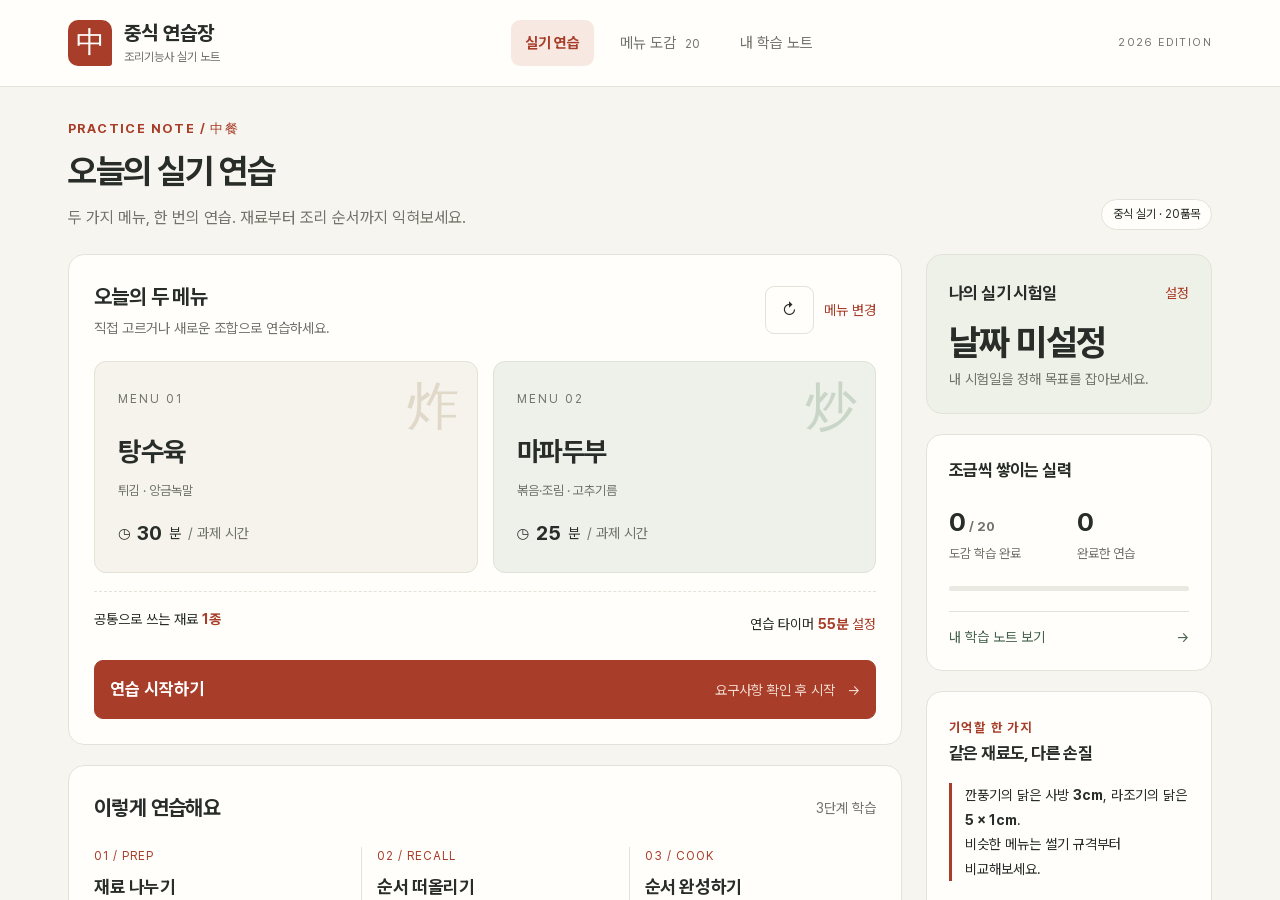
<file: index.html>
<!doctype html>
<html lang="ko">
<head>
  <meta charset="utf-8">
  <meta name="viewport" content="width=device-width, initial-scale=1">
  <meta http-equiv="refresh" content="0; url=./jungsik-study/">
  <title>중식 연습장으로 이동</title>
</head>
<body>
  <p><a href="./jungsik-study/">중식 연습장 열기</a></p>
</body>
</html>
</file>
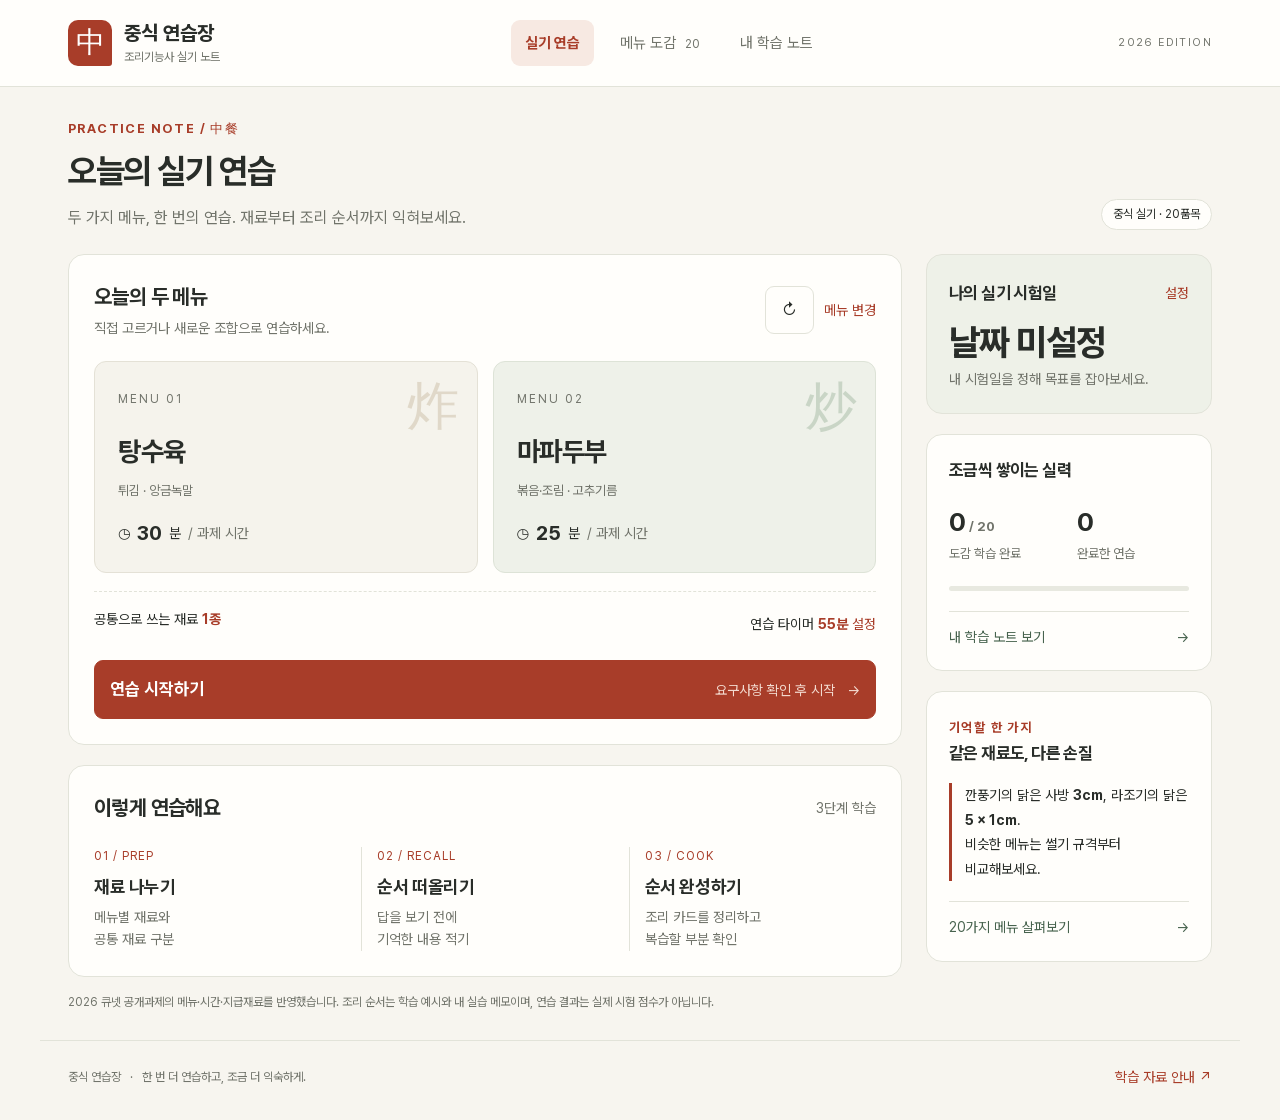
<file: jungsik-study/index.html>
<!doctype html>
<html lang="ko">
<head>
  <meta charset="utf-8">
  <meta name="viewport" content="width=device-width, initial-scale=1">
  <meta name="theme-color" content="#a83d29">
  <meta name="description" content="중식조리기능사 실기 20품목. 두 메뉴의 재료 분류, 조리 순서, 오답과 메모를 한곳에서 연습하세요.">
  <title>중식 연습장 · 중식조리기능사</title>
  <link rel="icon" href="data:image/svg+xml,%3Csvg xmlns='http://www.w3.org/2000/svg' viewBox='0 0 64 64'%3E%3Crect width='64' height='64' rx='15' fill='%23a83d29'/%3E%3Ctext x='32' y='45' font-size='43' text-anchor='middle' fill='white'%3E中%3C/text%3E%3C/svg%3E">
  <link rel="preload" href="fonts/PretendardVariable.woff2" as="font" type="font/woff2" crossorigin>
  <link rel="stylesheet" href="styles.css">
  <script defer src="data.js"></script>
  <script defer src="app.js"></script>
</head>
<body>
  <a class="skip" href="#main">본문으로 이동</a>
  <header class="header"><div class="header-inner">
    <a href="#practice" class="brand" aria-label="중식 연습장 홈"><span class="seal" aria-hidden="true">中</span><span>중식 연습장<small>조리기능사 실기 노트</small></span></a>
    <nav aria-label="주 메뉴"><button data-nav="practice" class="nav active">실기 연습</button><button data-nav="guide" class="nav">메뉴 도감 <span>20</span></button><button data-nav="notes" class="nav">내 학습 노트</button></nav>
    <span class="edition">2026 EDITION</span>
  </div></header>
  <main id="main" tabindex="-1"></main>
  <footer><span>중식 연습장 <span class="footer-dot">·</span> 한 번 더 연습하고, 조금 더 익숙하게.</span><button class="text-button" data-action="sources">학습 자료 안내 ↗</button></footer>
  <dialog id="dialog" aria-labelledby="dialog-title"><div id="dialog-content"></div></dialog>
  <div id="toast" role="status" aria-live="polite"></div>
  <noscript>이 연습장은 JavaScript가 필요합니다. 브라우저에서 JavaScript를 허용해 주세요.</noscript>
</body>
</html>
</file>
<file: jungsik-study/styles.css>
@font-face{font-family:"Pretendard Variable";src:url("fonts/PretendardVariable.woff2") format("woff2");font-weight:45 920;font-style:normal;font-display:swap}
:root{--bg:#f7f5ef;--paper:#fffefb;--ink:#292d29;--muted:#71746b;--line:#e2e3d9;--red:#a83d29;--red-soft:#f7e9e2;--green:#47634e;--green-soft:#edf2e9;--radius:16px;font-family:"Pretendard Variable",Pretendard,"Malgun Gothic","Apple SD Gothic Neo",system-ui,sans-serif;color:var(--ink);background:var(--bg);font-synthesis:none}
*{box-sizing:border-box}body{margin:0;font-size:16px;line-height:1.6}button,input,textarea,select{font:inherit;color:inherit}button,a,input,textarea,select{-webkit-tap-highlight-color:transparent}button,a{touch-action:manipulation}button{cursor:pointer}button:disabled{cursor:default;opacity:.45}a{color:inherit}button{border:1px solid var(--line);background:var(--paper);border-radius:9px;padding:10px 16px}button:hover:not(:disabled){border-color:#afafa0;background:#f4f3ed}button:focus-visible,a:focus-visible,input:focus-visible,textarea:focus-visible,select:focus-visible{outline:3px solid #d38b48;outline-offset:3px}h1,h2,h3,p{margin:0}h1{font-size:34px;letter-spacing:-1.4px;line-height:1.35}h2{font-size:21px;letter-spacing:-.6px}h3{font-size:18px;letter-spacing:-.4px}small,.small{font-size:14px}.muted{color:var(--muted)}.eyebrow{color:var(--red);font-size:13px;font-weight:700;letter-spacing:1.4px;margin-bottom:9px}.header{background:var(--paper);border-bottom:1px solid var(--line)}.header-inner{max-width:1200px;margin:auto;padding:20px 28px;display:flex;align-items:center;justify-content:space-between;gap:28px}.brand{display:flex;gap:12px;align-items:center;font-weight:750;font-size:20px;text-decoration:none;white-space:nowrap;line-height:1.3}.brand small{display:block;font-size:12px;font-weight:400;color:var(--muted);margin-top:4px}.seal{display:grid;place-items:center;color:#fff;background:var(--red);font-family:serif;font-size:29px;width:44px;height:46px;border-radius:10px 10px 3px 10px}.header nav{display:flex;gap:12px}.nav{background:none;border:0;color:var(--muted);font-size:15px;padding:11px 14px}.nav.active{color:var(--red);background:var(--red-soft);font-weight:700}.nav span{font-size:12px;margin-left:5px}.edition{font-size:11px;letter-spacing:1.4px;color:var(--muted)}main{max-width:1200px;margin:auto;padding:42px 28px 28px;min-height:calc(100vh - 170px)}.page-head{display:flex;align-items:flex-end;justify-content:space-between;gap:20px;margin-bottom:28px}.page-head p{margin-top:10px;color:var(--muted)}.badge{display:inline-flex;align-items:center;border:1px solid var(--line);border-radius:25px;padding:5px 11px;font-size:12px;white-space:nowrap;background:var(--paper)}.workspace{display:grid;grid-template-columns:minmax(0,1fr) 286px;gap:24px}.panel{border:1px solid var(--line);border-radius:var(--radius);background:var(--paper);padding:25px}.panel+.panel{margin-top:20px}.panel-head{display:flex;align-items:center;justify-content:space-between;gap:15px;margin-bottom:22px}.panel-head p{font-size:14px;color:var(--muted);margin-top:3px}.text-button{border:0;background:none;padding:5px 0;color:var(--red);font-size:14px}.text-button:hover:not(:disabled){background:none;color:#752b1d}.row{display:flex;align-items:center;gap:10px}.between{justify-content:space-between}.wrap{flex-wrap:wrap}.pair{display:grid;grid-template-columns:1fr 1fr;gap:15px}.dish-card{position:relative;padding:23px;background:#f5f3ec;border:1px solid #e4e1d6;border-radius:12px;min-height:188px;overflow:hidden}.dish-card.b{background:#eef1e9;border-color:#dde3d7}.dish-card .dish-index{font-size:12px;letter-spacing:2px;color:var(--muted)}.dish-card h3{font-size:27px;margin:19px 0 8px;position:relative;z-index:1}.dish-card .category{font-size:13px;color:var(--muted)}.dish-card .time{font-size:14px;margin-top:15px;display:flex;align-items:center;gap:7px}.dish-card .time strong{font-size:20px}.dish-symbol{position:absolute;right:18px;top:19px;font-family:serif;color:#d5cbb7;font-size:52px;line-height:1;opacity:.65}.b .dish-symbol{color:#b6c7b4}.session-summary{border-top:1px dashed var(--line);display:flex;justify-content:space-between;gap:12px;padding-top:20px;margin-top:23px;font-size:14px}.session-summary strong{color:var(--red)}.primary{background:var(--red);border-color:var(--red);color:#fff;font-weight:700}.primary:hover:not(:disabled){background:#8f3222;border-color:#8f3222}.start-button{width:100%;margin-top:20px;padding:15px;font-size:17px;display:flex;align-items:center;justify-content:space-between}.start-button span{font-weight:400;font-size:14px;color:#f3dacf}.flow{display:grid;grid-template-columns:repeat(3,1fr);gap:20px;margin-top:12px}.flow-item{border-left:1px solid var(--line);padding-left:15px}.flow-item:first-child{border:0;padding-left:0}.flow-item .number{color:var(--red);font-size:12px;letter-spacing:1px;margin-bottom:7px}.flow-item p{font-size:14px;color:var(--muted);margin-top:4px}.sidebar .panel{padding:22px}.date-block{background:#eef1e8}.date-block .date-number{font-size:36px;letter-spacing:-1px;margin:10px 0 2px;font-weight:750;line-height:1.3}.sidebar h2{font-size:17px}.stats{display:grid;grid-template-columns:1fr 1fr;gap:16px;margin:20px 0}.stat b{font-size:26px;display:block;line-height:1.4}.stat span{font-size:13px;color:var(--muted)}.progress{height:5px;background:#e8e9e0;border-radius:5px;overflow:hidden}.progress span{height:100%;display:block;background:var(--green)}.tip{border-left:3px solid var(--red);padding-left:13px;font-size:14px;line-height:1.75;margin-top:16px}.quick-link{display:flex;justify-content:space-between;width:100%;border:0;border-top:1px solid var(--line);border-radius:0;margin-top:20px;padding:14px 0 0;color:var(--green);font-size:14px}.source-note{font-size:12px;color:var(--muted);margin-top:15px;line-height:1.7}.resume{padding:14px 18px;background:var(--green-soft);border:1px solid #ccd9c8;border-radius:10px;margin-bottom:22px;display:flex;justify-content:space-between;gap:12px;align-items:center}.toolbar{display:flex;gap:12px;flex-wrap:wrap;margin-bottom:22px}.toolbar input{flex:1;min-width:170px}.input,select,textarea,input[type=date],input[type=search],input[type=number]{border:1px solid #d8dbce;background:var(--paper);border-radius:9px;padding:10px 13px;max-width:100%}.input:focus,textarea:focus{border-color:var(--red)}textarea{width:100%;min-height:170px;resize:vertical;line-height:1.8}.catalog{display:grid;grid-template-columns:repeat(3,1fr);gap:16px}.menu-item{padding:22px;text-align:left;border-radius:12px;background:var(--paper);display:flex;flex-direction:column;gap:13px;min-height:160px}.menu-item h3{font-size:21px}.menu-item .item-bottom{display:flex;justify-content:space-between;font-size:13px;color:var(--muted);margin-top:auto}.tag{font-size:12px;border-radius:5px;background:var(--green-soft);color:var(--green);padding:3px 7px}.tag.warm{background:var(--red-soft);color:var(--red)}.filter-button.active{background:var(--ink);color:white;border-color:var(--ink)}.empty{padding:55px 24px;text-align:center;border:1px dashed #cccfc0;border-radius:14px;background:var(--paper)}.empty h2{margin-bottom:9px}.empty p{color:var(--muted);font-size:15px;margin-bottom:20px}.session-top{display:flex;justify-content:space-between;gap:15px;align-items:center;margin-bottom:22px}.timer{font-variant-numeric:tabular-nums;font-size:25px;font-weight:750;letter-spacing:1px}.timer.low{color:var(--red)}.stepper{display:flex;list-style:none;padding:0;margin:0 0 28px;gap:9px}.stepper li{flex:1;font-size:14px;border-bottom:3px solid var(--line);padding:0 0 13px;color:var(--muted)}.stepper li.active{border-color:var(--red);color:var(--red);font-weight:700}.stepper li.done{border-color:var(--green);color:var(--green)}.stage-head{margin-bottom:24px}.stage-head p{color:var(--muted);margin-top:6px}.stage-actions{display:flex;align-items:center;justify-content:space-between;gap:16px;margin-top:24px}.ingredient-list{display:grid;grid-template-columns:1fr 1fr;gap:10px}.ingredient-row{padding:14px;border:1px solid var(--line);border-radius:10px}.ingredient-label{display:flex;align-items:center;justify-content:space-between;margin-bottom:10px}.assign{display:grid;grid-template-columns:1fr 1fr 1fr;gap:5px}.assign button{padding:7px 4px;font-size:13px}.assign button.selected{border-color:var(--red);background:var(--red-soft);color:var(--red);font-weight:700}.feedback{font-size:14px;margin-top:10px;color:var(--red)}.feedback.good{color:var(--green)}.notice{background:var(--red-soft);border-radius:10px;padding:14px 17px;font-size:14px;margin-bottom:20px}.notice.success{background:var(--green-soft);color:var(--green)}.recipe-columns{display:grid;grid-template-columns:1fr 1fr;gap:20px}.recipe-columns h3{margin-bottom:15px}.recall textarea{margin:12px 0 8px}.order-list{list-style:none;padding:0;margin:0;display:flex;flex-direction:column;gap:8px}.order-card{display:flex;align-items:center;gap:10px;padding:12px;border:1px solid var(--line);border-radius:9px;background:var(--paper);font-size:14px}.order-card .step-text{flex:1}.order-card .step-index{font-size:12px;color:var(--muted);width:15px;flex-shrink:0}.move-controls{display:flex;flex-direction:column;gap:3px}.move-controls button{padding:0 8px;font-size:15px;line-height:1.6}.check-list{display:grid;gap:12px;margin:20px 0}.check-list label{display:flex;align-items:flex-start;gap:10px;font-size:15px}.check-list input{width:18px;height:18px;accent-color:var(--red);margin-top:4px;flex-shrink:0}.result-metrics{display:grid;grid-template-columns:repeat(3,1fr);gap:15px;margin:25px 0}.result-metrics div{padding:20px;background:var(--bg);border-radius:12px;text-align:center}.result-metrics strong{font-size:32px;display:block}.result-metrics span{font-size:14px;color:var(--muted)}details{border-top:1px solid var(--line);padding:16px 0}summary{cursor:pointer;font-weight:700}details ul,details ol{font-size:14px;line-height:1.9;padding-left:24px}.record{padding:22px;margin-bottom:14px}.record h3{margin-bottom:4px}.record-errors{margin:15px 0;color:var(--muted);font-size:14px}.note-list{display:grid;gap:12px}.note-entry{white-space:pre-wrap;overflow-wrap:anywhere;background:var(--bg);padding:16px;border-radius:8px;font-size:15px}.tabs-small{display:flex;gap:8px;margin-bottom:24px}.saved-indicator{font-size:13px;color:var(--green)}.detail-meta{display:flex;gap:8px;margin-top:12px;flex-wrap:wrap}.requirements{padding-left:22px;line-height:1.9;font-size:15px}.chips{display:flex;flex-wrap:wrap;gap:7px;margin:14px 0}.chip{background:var(--bg);border:1px solid var(--line);padding:5px 10px;border-radius:6px;font-size:14px}.detail-section{border-top:1px solid var(--line);padding-top:20px;margin-top:22px}.detail-section ol{padding-left:23px;line-height:1.9;font-size:15px}.dialog-head{display:flex;justify-content:space-between;align-items:flex-start;gap:12px}.close{font-size:22px;border:0;line-height:1;padding:6px 10px}.dialog-actions{display:flex;justify-content:flex-end;gap:10px;margin-top:25px}.field{display:grid;gap:7px;margin-top:18px}.field label{font-size:14px;font-weight:700}dialog{border:1px solid var(--line);border-radius:18px;padding:28px;width:min(620px,calc(100% - 28px));max-height:88vh;overflow:auto;background:var(--paper);color:var(--ink);box-shadow:0 24px 80px #262d2330}dialog::backdrop{background:#23292377;backdrop-filter:blur(3px)}#toast{position:fixed;bottom:26px;left:50%;transform:translateX(-50%);background:var(--ink);color:white;border-radius:10px;max-width:calc(100% - 30px);padding:12px 20px;font-size:14px;z-index:20;opacity:0;pointer-events:none;transition:opacity .2s}#toast.show{opacity:1}footer{max-width:1200px;margin:auto;padding:20px 28px 26px;display:flex;align-items:center;justify-content:space-between;gap:16px;font-size:12px;color:var(--muted);border-top:1px solid var(--line)}.footer-dot{padding:0 6px}.skip{position:fixed;top:-60px;left:16px;z-index:30;background:var(--red);color:white;padding:10px}.skip:focus{top:12px}.screen-reader{position:absolute;width:1px;height:1px;margin:-1px;padding:0;overflow:hidden;clip:rect(0,0,0,0);white-space:nowrap;border:0}
@media(max-width:900px){.edition{display:none}.workspace{grid-template-columns:minmax(0,1fr) 250px}.header-inner{gap:15px}.header nav{gap:2px}.nav{padding:10px}.catalog{grid-template-columns:repeat(2,1fr)}}
@media(max-width:720px){.header-inner{flex-wrap:wrap;padding:17px 20px 0;gap:17px}.header nav{width:100%;justify-content:space-between}.nav{border-radius:7px 7px 0 0;flex:1;padding:12px 6px;font-size:14px}.brand{font-size:19px}.brand small{font-size:12px}.seal{width:39px;height:40px;font-size:27px}main{padding:28px 18px 24px}h1{font-size:28px}.page-head{align-items:flex-start;margin-bottom:23px}.page-head .badge{font-size:11px;padding:4px 9px}.page-head p{font-size:14px}.workspace{grid-template-columns:1fr}.sidebar{display:grid;grid-template-columns:1fr 1fr;gap:14px}.sidebar .panel+.panel{margin-top:0}.sidebar .panel:last-child{grid-column:1/-1}.panel{padding:20px}.dish-card{padding:18px;min-height:178px}.dish-card h3{font-size:24px}.dish-symbol{font-size:42px;right:13px}.flow{gap:13px}.flow-item h3{font-size:15px}.flow-item p{font-size:13px}.recipe-columns{grid-template-columns:1fr}.ingredient-list{grid-template-columns:1fr}.session-top{flex-wrap:wrap}.stepper li{font-size:12px}.result-metrics{gap:8px}.result-metrics div{padding:14px 8px}.result-metrics strong{font-size:26px}footer{padding:18px;flex-wrap:wrap;font-size:12px}.session-summary{font-size:13px}.start-button span{font-size:12px}.menu-item{padding:17px}.menu-item h3{font-size:19px}.catalog{gap:10px}dialog{padding:22px}.stage-actions{flex-wrap:wrap}.stage-actions .primary{margin-left:auto}}
@media(max-width:380px){.pair{gap:8px}.dish-card{padding:14px}.dish-card h3{font-size:22px}.sidebar{grid-template-columns:1fr}.sidebar .panel:last-child{grid-column:auto}.flow-item{padding-left:8px}.page-head{flex-wrap:wrap}.session-summary{flex-wrap:wrap}}
h1,h2,h3,p{word-break:keep-all;overflow-wrap:break-word}.panel-head>.row{flex-shrink:0}.text-button{white-space:nowrap}
@media(min-width:721px){main{padding-top:32px}.page-head{margin-bottom:24px}.dish-card{min-height:178px}.session-summary{margin-top:18px;padding-top:16px}}
@media(max-width:720px){.dish-card{padding:17px 15px}.dish-card h3{font-size:clamp(18px,5.1vw,24px);white-space:nowrap}.dish-card .time .muted{display:none}.dish-card .category{font-size:12px;word-break:keep-all}.sidebar{grid-template-columns:1fr}.sidebar .panel:last-child{grid-column:auto}.date-block .date-number{font-size:30px}.flow{grid-template-columns:1fr;gap:15px}.flow-item,.flow-item:first-child{display:grid;grid-template-columns:95px 1fr;border-left:0;padding:0;column-gap:12px}.flow-item+.flow-item{border-top:1px solid var(--line);padding-top:15px}.flow-item .number{grid-column:1;grid-row:1/3;align-self:center;margin:0}.flow-item h3{grid-column:2;font-size:16px}.flow-item p{grid-column:2;margin-top:3px;font-size:14px}.flow-item p br{display:none}.panel-head{gap:10px}.panel-head>.row{gap:9px}.panel-head>.row>button:not(.text-button){padding:8px 12px}.session-summary{flex-wrap:wrap}}
.step-title{display:block;font-size:15px;line-height:1.6;margin-bottom:5px}.step-copy{display:block;white-space:pre-line;line-height:1.85;overflow-wrap:anywhere}.lesson-sequence>li{margin-bottom:20px;padding-left:3px}.lesson-sequence>li::marker{font-weight:700;color:var(--red)}
@media(prefers-reduced-motion:reduce){*{scroll-behavior:auto!important;transition:none!important}}
</file>
